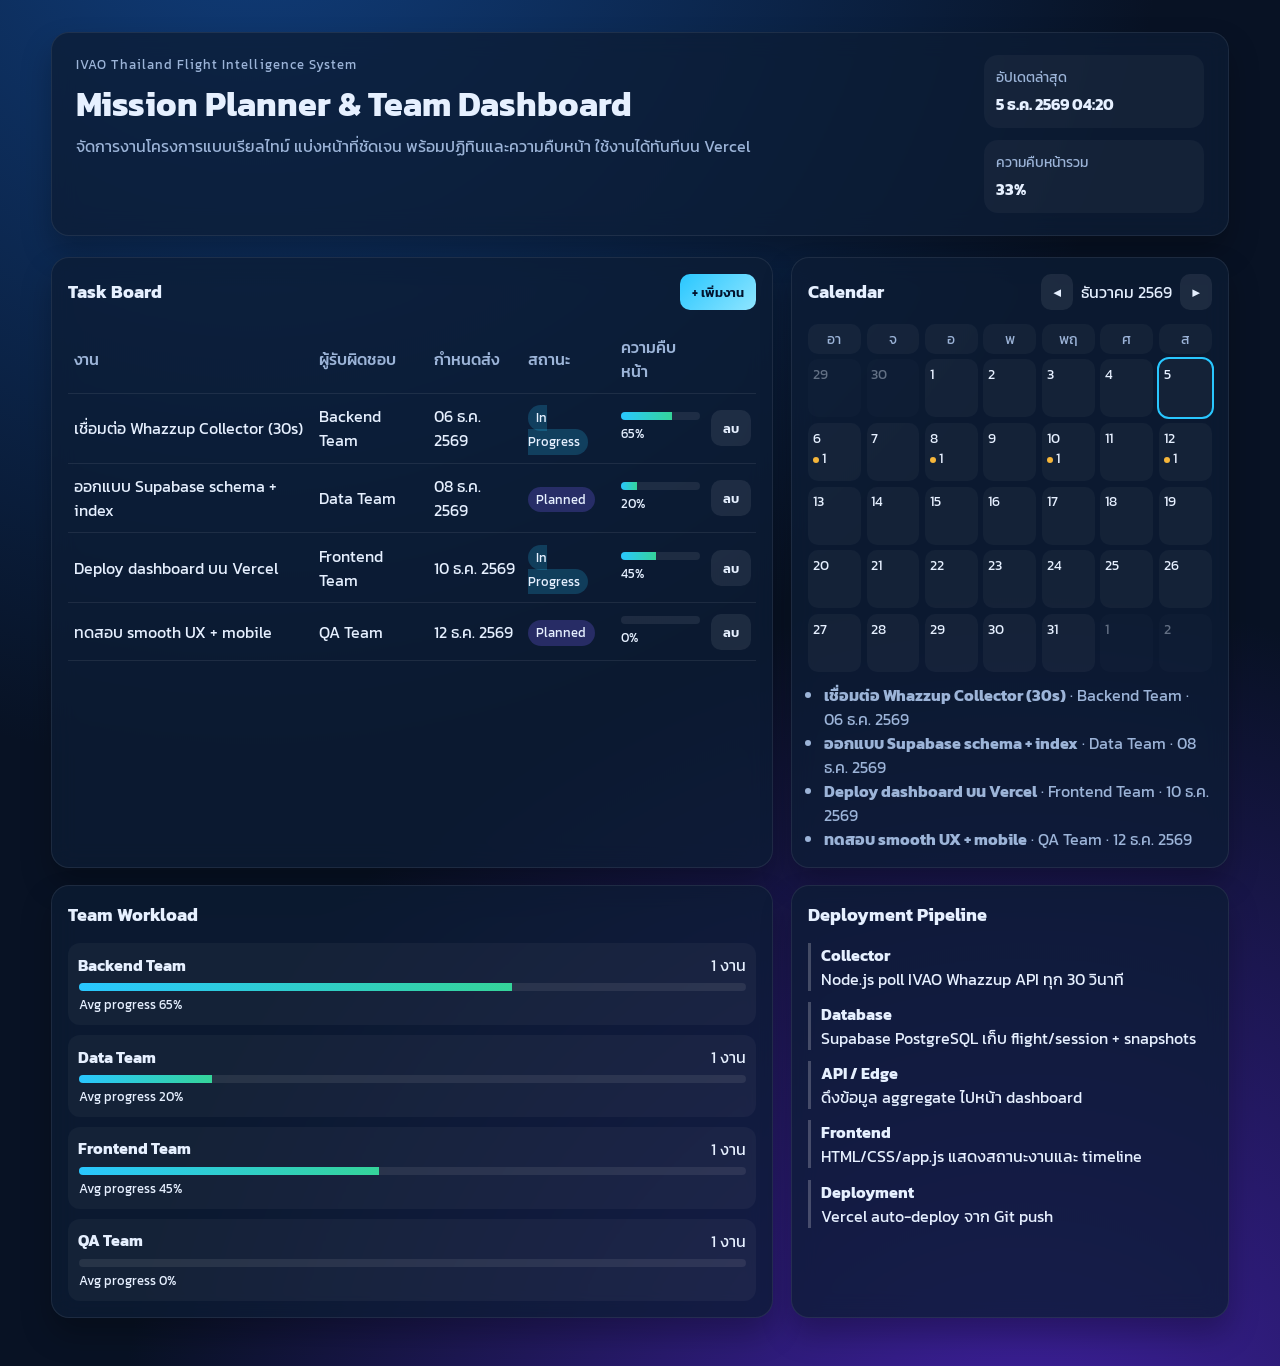
<file: index.html>
<!DOCTYPE html>
<html lang="th">
  <head>
    <meta charset="UTF-8" />
    <meta name="viewport" content="width=device-width, initial-scale=1.0" />
    <title>IVAO TH Flight Intelligence Planner</title>
    <link rel="preconnect" href="https://fonts.googleapis.com" />
    <link rel="preconnect" href="https://fonts.gstatic.com" crossorigin />
    <link
      href="https://fonts.googleapis.com/css2?family=Kanit:wght@300;400;500;600;700&display=swap"
      rel="stylesheet"
    />
    <link rel="stylesheet" href="styles.css" />
  </head>
  <body>
    <div class="app-shell">
      <header class="hero glass">
        <div class="hero__text">
          <p class="badge">IVAO Thailand Flight Intelligence System</p>
          <h1>Mission Planner & Team Dashboard</h1>
          <p>
            จัดการงานโครงการแบบเรียลไทม์ แบ่งหน้าที่ชัดเจน พร้อมปฏิทินและความคืบหน้า
            ใช้งานได้ทันทีบน Vercel
          </p>
        </div>
        <div class="hero__meta">
          <div>
            <span>อัปเดตล่าสุด</span>
            <strong id="lastUpdated">-</strong>
          </div>
          <div>
            <span>ความคืบหน้ารวม</span>
            <strong id="overallProgressLabel">0%</strong>
          </div>
        </div>
      </header>

      <main class="layout-grid">
        <section class="card glass" aria-labelledby="taskHeading">
          <div class="card__header">
            <h2 id="taskHeading">Task Board</h2>
            <button id="addTaskBtn" class="btn">+ เพิ่มงาน</button>
          </div>

          <div class="table-wrap">
            <table>
              <thead>
                <tr>
                  <th>งาน</th>
                  <th>ผู้รับผิดชอบ</th>
                  <th>กำหนดส่ง</th>
                  <th>สถานะ</th>
                  <th>ความคืบหน้า</th>
                  <th></th>
                </tr>
              </thead>
              <tbody id="taskTableBody"></tbody>
            </table>
          </div>
        </section>

        <section class="card glass" aria-labelledby="calendarHeading">
          <div class="card__header">
            <h2 id="calendarHeading">Calendar</h2>
            <div class="calendar-controls">
              <button id="prevMonthBtn" class="btn btn--ghost">◀</button>
              <span id="calendarTitle"></span>
              <button id="nextMonthBtn" class="btn btn--ghost">▶</button>
            </div>
          </div>
          <div id="calendarGrid" class="calendar-grid"></div>
          <ul id="upcomingList" class="upcoming-list"></ul>
        </section>

        <section class="card glass" aria-labelledby="teamHeading">
          <div class="card__header">
            <h2 id="teamHeading">Team Workload</h2>
          </div>
          <div id="teamSplit" class="split-grid"></div>
        </section>

        <section class="card glass" aria-labelledby="pipelineHeading">
          <div class="card__header">
            <h2 id="pipelineHeading">Deployment Pipeline</h2>
          </div>
          <div id="pipelineList" class="pipeline"></div>
        </section>
      </main>
    </div>

    <dialog id="taskDialog" class="task-dialog">
      <form id="taskForm" method="dialog">
        <h3>เพิ่มงานใหม่</h3>
        <label>
          ชื่องาน
          <input name="title" required maxlength="90" />
        </label>
        <label>
          ผู้รับผิดชอบ
          <input name="owner" required maxlength="40" />
        </label>
        <label>
          กำหนดส่ง
          <input name="dueDate" type="date" required />
        </label>
        <label>
          ความคืบหน้า (%)
          <input name="progress" type="number" min="0" max="100" required value="0" />
        </label>
        <label>
          สถานะ
          <select name="status" required>
            <option value="Planned">Planned</option>
            <option value="In Progress">In Progress</option>
            <option value="Blocked">Blocked</option>
            <option value="Done">Done</option>
          </select>
        </label>
        <menu>
          <button value="cancel" class="btn btn--ghost" type="button" id="cancelDialogBtn">
            ยกเลิก
          </button>
          <button value="default" class="btn" type="submit">บันทึกงาน</button>
        </menu>
      </form>
    </dialog>

    <script src="app.js"></script>
  </body>
</html>
</file>
<file: styles.css>
:root {
  --bg-main: #081224;
  --bg-card: rgba(12, 28, 53, 0.75);
  --text-main: #e6f0ff;
  --text-sub: #9cb4d8;
  --accent: #29c7ff;
  --accent-2: #7b61ff;
  --ok: #35d49a;
  --warn: #f6b63a;
  --danger: #ff6f7f;
  --shadow: 0 16px 30px rgba(0, 0, 0, 0.26);
  --radius: 18px;
}

* {
  box-sizing: border-box;
}

body {
  margin: 0;
  min-height: 100vh;
  font-family: "Kanit", sans-serif;
  background: radial-gradient(circle at 20% -10%, #103e7d 0%, transparent 50%),
    radial-gradient(circle at 80% 110%, #4020a2 0%, transparent 50%), var(--bg-main);
  color: var(--text-main);
}

.app-shell {
  width: min(1250px, 92vw);
  margin: 2rem auto 3rem;
  display: grid;
  gap: 1.3rem;
}

.glass {
  background: var(--bg-card);
  backdrop-filter: blur(12px);
  border: 1px solid rgba(255, 255, 255, 0.08);
  box-shadow: var(--shadow);
}

.hero {
  border-radius: var(--radius);
  padding: 1.4rem 1.5rem;
  display: flex;
  justify-content: space-between;
  gap: 1.3rem;
}

.badge {
  margin: 0;
  color: var(--accent);
  font-size: 0.82rem;
  letter-spacing: 0.08em;
}

.hero h1 {
  margin: 0.3rem 0;
  font-size: clamp(1.45rem, 2.8vw, 2.1rem);
}

.hero p {
  margin: 0;
  color: var(--text-sub);
}

.hero__meta {
  display: grid;
  gap: 0.8rem;
  min-width: 220px;
}

.hero__meta div {
  background: rgba(255, 255, 255, 0.04);
  border-radius: 14px;
  padding: 0.75rem;
  display: grid;
  gap: 0.2rem;
}

.hero__meta span {
  color: var(--text-sub);
  font-size: 0.88rem;
}

.layout-grid {
  display: grid;
  grid-template-columns: 1.65fr 1fr;
  gap: 1.1rem;
}

.card {
  border-radius: var(--radius);
  padding: 1rem;
}

.card__header {
  display: flex;
  align-items: center;
  justify-content: space-between;
  gap: 1rem;
  margin-bottom: 0.9rem;
}

.card__header h2 {
  margin: 0;
  font-size: 1.1rem;
}

.btn {
  border: 0;
  color: #02132d;
  background: linear-gradient(135deg, var(--accent), #8fe5ff);
  border-radius: 10px;
  padding: 0.5rem 0.75rem;
  font-family: inherit;
  font-weight: 600;
  cursor: pointer;
}

.btn--ghost {
  color: var(--text-main);
  background: rgba(255, 255, 255, 0.08);
}

.table-wrap {
  overflow-x: auto;
}

table {
  width: 100%;
  border-collapse: collapse;
  min-width: 640px;
}

th,
td {
  padding: 0.65rem 0.35rem;
  text-align: left;
  border-bottom: 1px solid rgba(255, 255, 255, 0.08);
}

th {
  color: var(--text-sub);
  font-weight: 500;
}

.status-pill {
  padding: 0.2rem 0.55rem;
  border-radius: 999px;
  font-size: 0.8rem;
}

.status-planned {
  background: rgba(123, 97, 255, 0.25);
}

.status-in-progress {
  background: rgba(41, 199, 255, 0.2);
}

.status-blocked {
  background: rgba(255, 111, 127, 0.2);
}

.status-done {
  background: rgba(53, 212, 154, 0.2);
}

.progress-track {
  width: 100%;
  height: 8px;
  background: rgba(255, 255, 255, 0.08);
  border-radius: 999px;
  overflow: hidden;
}

.progress-fill {
  height: 100%;
  background: linear-gradient(90deg, var(--accent), var(--ok));
}

.calendar-controls {
  display: flex;
  align-items: center;
  gap: 0.5rem;
}

.calendar-grid {
  display: grid;
  grid-template-columns: repeat(7, 1fr);
  gap: 0.35rem;
}

.day-cell {
  min-height: 58px;
  border-radius: 10px;
  padding: 0.3rem;
  background: rgba(255, 255, 255, 0.04);
  font-size: 0.85rem;
}

.day-cell--head {
  min-height: auto;
  text-align: center;
  color: var(--text-sub);
}

.day-cell--muted {
  opacity: 0.4;
}

.day-cell--today {
  outline: 2px solid var(--accent);
}

.day-dot {
  width: 6px;
  height: 6px;
  border-radius: 50%;
  background: var(--warn);
  display: inline-block;
  margin-right: 3px;
}

.upcoming-list {
  margin: 0.7rem 0 0;
  padding-left: 1rem;
  color: var(--text-sub);
}

.split-grid {
  display: grid;
  gap: 0.6rem;
}

.person-card {
  background: rgba(255, 255, 255, 0.04);
  border-radius: 12px;
  padding: 0.65rem;
}

.person-header {
  display: flex;
  justify-content: space-between;
  margin-bottom: 0.35rem;
}

.pipeline {
  display: grid;
  gap: 0.7rem;
}

.pipeline-step {
  border-left: 3px solid rgba(255, 255, 255, 0.22);
  padding-left: 0.6rem;
}

.pipeline-step strong {
  display: block;
}

.task-dialog {
  border: 0;
  border-radius: 16px;
  padding: 0;
  background: #0f2241;
  color: var(--text-main);
}

.task-dialog::backdrop {
  background: rgba(0, 0, 0, 0.45);
}

#taskForm {
  display: grid;
  gap: 0.7rem;
  padding: 1rem;
  min-width: min(92vw, 360px);
}

#taskForm label {
  display: grid;
  gap: 0.35rem;
  font-size: 0.9rem;
}

#taskForm input,
#taskForm select {
  border: 1px solid rgba(255, 255, 255, 0.1);
  background: rgba(255, 255, 255, 0.07);
  color: var(--text-main);
  border-radius: 8px;
  padding: 0.45rem;
  font-family: inherit;
}

menu {
  display: flex;
  justify-content: flex-end;
  gap: 0.45rem;
  margin: 0.25rem 0 0;
  padding: 0;
}

@media (max-width: 960px) {
  .layout-grid {
    grid-template-columns: 1fr;
  }

  .hero {
    flex-direction: column;
  }
}
</file>
